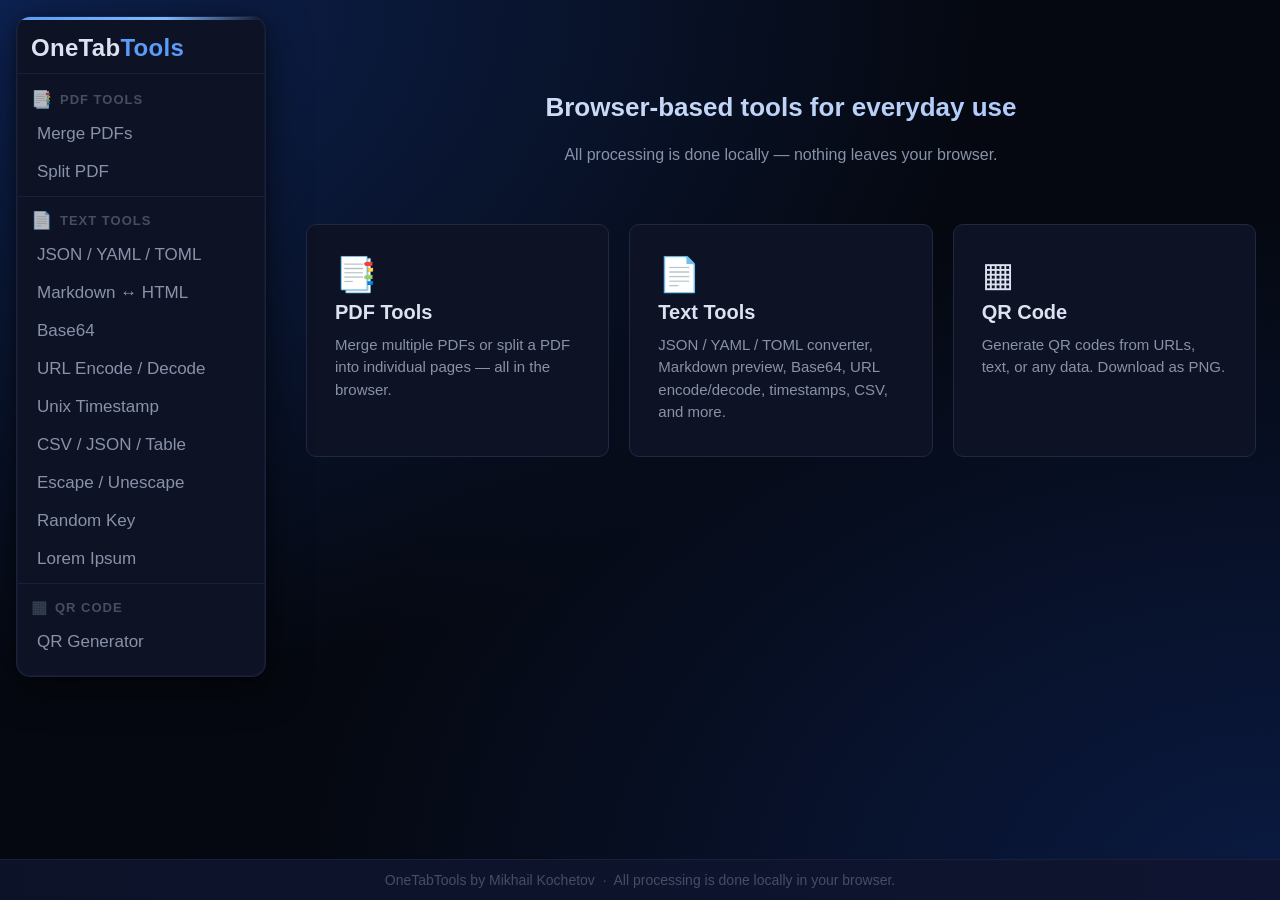
<file: index.html>
<!DOCTYPE html>
<html lang="en">
<head>
  <meta charset="UTF-8">
  <meta name="viewport" content="width=device-width, initial-scale=1.0">
  <meta name="base-href" content="./">
  <title>OneTabTools</title>
  <link rel="icon" type="image/svg+xml" href="src/favicon.svg">
  <link rel="stylesheet" href="style.css">
  <style>
    .landing-grid {
      display: grid;
      grid-template-columns: repeat(auto-fit, minmax(260px, 1fr));
      gap: 20px;
      margin-top: 40px;
    }
    .tool-card {
      background: var(--surface);
      border: 1px solid var(--border2);
      border-radius: 10px;
      padding: 32px 28px;
      text-decoration: none;
      color: var(--text);
      display: flex;
      flex-direction: column;
      gap: 10px;
      position: relative;
      overflow: hidden;
      transition: border-color .2s, background .2s, box-shadow .2s, transform .2s;
    }
    .tool-card::before {
      content: '';
      position: absolute;
      top: 0; left: 0; right: 0;
      height: 2px;
      background: linear-gradient(90deg, transparent 0%, var(--accent) 50%, transparent 100%);
      opacity: 0;
      transition: opacity .2s;
    }
    .tool-card:hover {
      border-color: rgba(90, 156, 248, 0.4);
      background: var(--surface2);
      box-shadow: 0 8px 32px rgba(90, 156, 248, 0.1), 0 2px 8px rgba(0,0,0,0.4);
      transform: translateY(-3px);
    }
    .tool-card:hover::before { opacity: 1; }
    .tool-card .card-icon { font-size: 34px; line-height: 1; }
    .tool-card .card-title { font-size: 20px; font-weight: bold; color: var(--text); }
    .tool-card .card-desc { font-size: 15px; color: var(--text-dim); line-height: 1.5; }
    .landing-intro {
      text-align: center;
      padding: 60px 20px 0;
      color: var(--text-dim);
      font-size: 16px;
      line-height: 1.8;
    }
    .landing-intro strong {
      display: block;
      font-size: 26px;
      font-weight: bold;
      margin-bottom: 10px;
      background: linear-gradient(90deg, #dde2f0 0%, #a0c4ff 100%);
      -webkit-background-clip: text;
      -webkit-text-fill-color: transparent;
      background-clip: text;
    }
  </style>
</head>
<body data-page="">

<div class="app-shell">
  <aside class="sidebar" id="sidebar"></aside>
  <div class="sidebar-overlay" id="sidebar-overlay"></div>
  <div class="page-wrap">
    <div class="topbar">
      <button class="hamburger" id="hamburger" aria-label="Open navigation">&#9776;</button>
      <span class="topbar-title">OneTabTools</span>
    </div>
    <main>
      <div class="landing-intro">
        <strong>Browser-based tools for everyday use</strong>
        All processing is done locally — nothing leaves your browser.
      </div>

      <div class="landing-grid">
        <a class="tool-card" href="pdf/merge/">
          <div class="card-icon">&#128209;</div>
          <div class="card-title">PDF Tools</div>
          <div class="card-desc">Merge multiple PDFs or split a PDF into individual pages — all in the browser.</div>
        </a>
        <a class="tool-card" href="text/json-yaml-toml/">
          <div class="card-icon">&#128196;</div>
          <div class="card-title">Text Tools</div>
          <div class="card-desc">JSON / YAML / TOML converter, Markdown preview, Base64, URL encode/decode, timestamps, CSV, and more.</div>
        </a>
        <a class="tool-card" href="qr/">
          <div class="card-icon">&#9638;</div>
          <div class="card-title">QR Code</div>
          <div class="card-desc">Generate QR codes from URLs, text, or any data. Download as PNG.</div>
        </a>
      </div>
    </main>
    <footer>OneTabTools by Mikhail Kochetov &nbsp;·&nbsp; All processing is done locally in your browser.</footer>
  </div>
</div>

<script src="src/nav.js"></script>

</body>
</html>
</file>
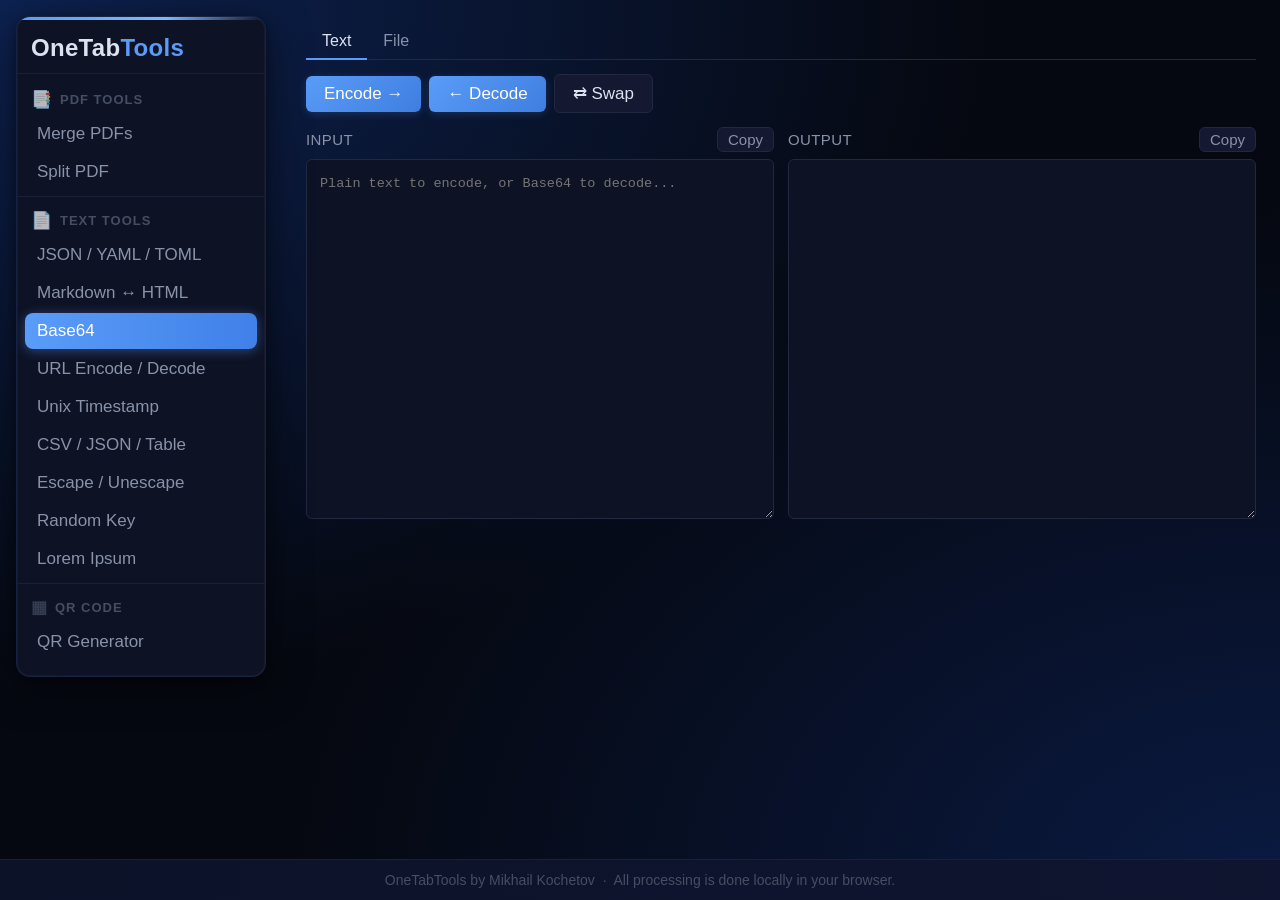
<file: text/base64/index.html>
<!DOCTYPE html>
<html lang="en">
<head>
  <meta charset="UTF-8">
  <meta name="viewport" content="width=device-width, initial-scale=1.0">
  <meta name="base-href" content="../../">
  <title>Base64 — OneTabTools</title>
  <link rel="icon" type="image/svg+xml" href="../../src/favicon.svg">
  <link rel="stylesheet" href="../../style.css">
</head>
<body data-page="text-base64">

<div class="app-shell">
  <aside class="sidebar" id="sidebar"></aside>
  <div class="sidebar-overlay" id="sidebar-overlay"></div>
  <div class="page-wrap">
    <div class="topbar">
      <button class="hamburger" id="hamburger" aria-label="Open navigation">&#9776;</button>
      <span class="topbar-title">Base64</span>
    </div>
    <main>
      <div class="tab-bar">
        <button class="tab-btn active" data-tab="b64-text">Text</button>
        <button class="tab-btn" data-tab="b64-file">File</button>
      </div>

      <!-- Text tab -->
      <div id="b64-text" class="tab-pane active">
        <div class="controls">
          <button id="b64-enc-btn">Encode →</button>
          <button id="b64-dec-btn">← Decode</button>
          <button class="ghost" id="b64-swap-btn">⇄ Swap</button>
        </div>
        <div class="panels">
          <div class="panel">
            <div class="panel-head">Input <button class="mini" id="b64-in-copy">Copy</button></div>
            <textarea id="b64-in" placeholder="Plain text to encode, or Base64 to decode..."></textarea>
          </div>
          <div class="panel">
            <div class="panel-head">Output <button class="mini" id="b64-copy">Copy</button></div>
            <textarea id="b64-out" readonly></textarea>
          </div>
        </div>
        <div class="err" id="b64-err"></div>
      </div>

      <!-- File tab -->
      <div id="b64-file" class="tab-pane">
        <div class="panels">
          <div class="panel">
            <div class="file-card">
              <div class="file-card-title">File → Base64</div>
              <label class="drop-zone" id="drop-zone">
                <input type="file" id="file-in">
                <div>Drop a file here or <strong>click to browse</strong></div>
                <div class="dz-hint" id="file-name">No file selected</div>
              </label>
              <div class="controls" style="flex-wrap:nowrap">
                <button id="file-enc-btn">Encode to Base64</button>
              </div>
            </div>
          </div>
          <div class="panel">
            <div class="file-card" style="flex:1">
              <div class="file-card-title">Base64 → File</div>
              <textarea id="b64-file-area" placeholder="Paste Base64 here, then click Decode..." style="min-height:140px;flex:1"></textarea>
              <div class="controls">
                <button id="file-dec-btn">Decode &amp; Download</button>
              </div>
              <div class="err" id="b64f-err"></div>
            </div>
          </div>
        </div>
        <div class="panel">
          <div class="panel-head">Base64 Output <button class="mini" id="b64f-copy">Copy</button></div>
          <textarea id="b64f-out" readonly placeholder="Base64 result..."></textarea>
        </div>
      </div>
    </main>
    <footer>OneTabTools by Mikhail Kochetov &nbsp;·&nbsp; All processing is done locally in your browser.</footer>
  </div>
</div>

<script src="../../src/nav.js"></script>
<script>
function showErr(id, msg) { const el = document.getElementById(id); el.textContent = msg; el.classList.add('on'); }
function hideErr(id) { const el = document.getElementById(id); el.textContent = ''; el.classList.remove('on'); }
function copyBtn(btnId, taId) {
  document.getElementById(btnId).addEventListener('click', () => {
    const ta = document.getElementById(taId);
    if (!ta || !ta.value) return;
    navigator.clipboard.writeText(ta.value).then(() => {
      const btn = document.getElementById(btnId);
      const orig = btn.textContent; btn.textContent = 'Copied!'; btn.classList.add('ok');
      setTimeout(() => { btn.textContent = orig; btn.classList.remove('ok'); }, 1500);
    });
  });
}

// Tab switching
document.querySelectorAll('.tab-btn[data-tab]').forEach(btn => {
  btn.addEventListener('click', () => {
    document.querySelectorAll('.tab-btn').forEach(b => b.classList.remove('active'));
    document.querySelectorAll('.tab-pane').forEach(p => p.classList.remove('active'));
    btn.classList.add('active');
    document.getElementById(btn.dataset.tab).classList.add('active');
  });
});

// Text encode/decode
document.getElementById('b64-enc-btn').addEventListener('click', () => {
  hideErr('b64-err');
  const v = document.getElementById('b64-in').value;
  try { document.getElementById('b64-out').value = btoa(unescape(encodeURIComponent(v))); }
  catch (e) { showErr('b64-err', e.message); }
});
document.getElementById('b64-dec-btn').addEventListener('click', () => {
  hideErr('b64-err');
  const v = document.getElementById('b64-in').value.trim();
  try { document.getElementById('b64-out').value = decodeURIComponent(escape(atob(v))); }
  catch (e) { showErr('b64-err', 'Invalid Base64: ' + e.message); }
});
document.getElementById('b64-swap-btn').addEventListener('click', () => {
  const a = document.getElementById('b64-in');
  const b = document.getElementById('b64-out');
  if (b.value) { a.value = b.value; b.value = ''; }
});
copyBtn('b64-copy', 'b64-out');
copyBtn('b64-in-copy', 'b64-in');

// File encode/decode
let _selectedFile = null;
const dropZone = document.getElementById('drop-zone');
const fileIn   = document.getElementById('file-in');

fileIn.addEventListener('change', e => {
  _selectedFile = e.target.files[0];
  if (_selectedFile) updateFileName(_selectedFile);
});
dropZone.addEventListener('dragover', e => { e.preventDefault(); dropZone.classList.add('over'); });
dropZone.addEventListener('dragleave', () => dropZone.classList.remove('over'));
dropZone.addEventListener('drop', e => {
  e.preventDefault(); dropZone.classList.remove('over');
  const f = e.dataTransfer.files[0];
  if (f) { _selectedFile = f; updateFileName(f); }
});
function updateFileName(f) {
  const sz = f.size < 1024 ? f.size + ' B'
           : f.size < 1048576 ? (f.size/1024).toFixed(1) + ' KB'
           : (f.size/1048576).toFixed(1) + ' MB';
  document.getElementById('file-name').textContent = f.name + ' · ' + sz;
}
document.getElementById('file-enc-btn').addEventListener('click', () => {
  hideErr('b64f-err');
  if (!_selectedFile) { showErr('b64f-err', 'Select a file first.'); return; }
  const reader = new FileReader();
  reader.onload = () => { document.getElementById('b64f-out').value = reader.result.split(',')[1]; };
  reader.readAsDataURL(_selectedFile);
});
document.getElementById('file-dec-btn').addEventListener('click', () => {
  hideErr('b64f-err');
  const b64 = document.getElementById('b64-file-area').value.trim();
  if (!b64) { showErr('b64f-err', 'Paste Base64 data above first.'); return; }
  try {
    const bin = atob(b64);
    const arr = new Uint8Array(bin.length);
    for (let i = 0; i < bin.length; i++) arr[i] = bin.charCodeAt(i);
    const blob = new Blob([arr]);
    const url  = URL.createObjectURL(blob);
    const a    = document.createElement('a');
    a.href = url; a.download = 'decoded_file'; a.click();
    URL.revokeObjectURL(url);
  } catch (e) { showErr('b64f-err', 'Invalid Base64: ' + e.message); }
});
copyBtn('b64f-copy', 'b64f-out');
</script>

</body>
</html>
</file>
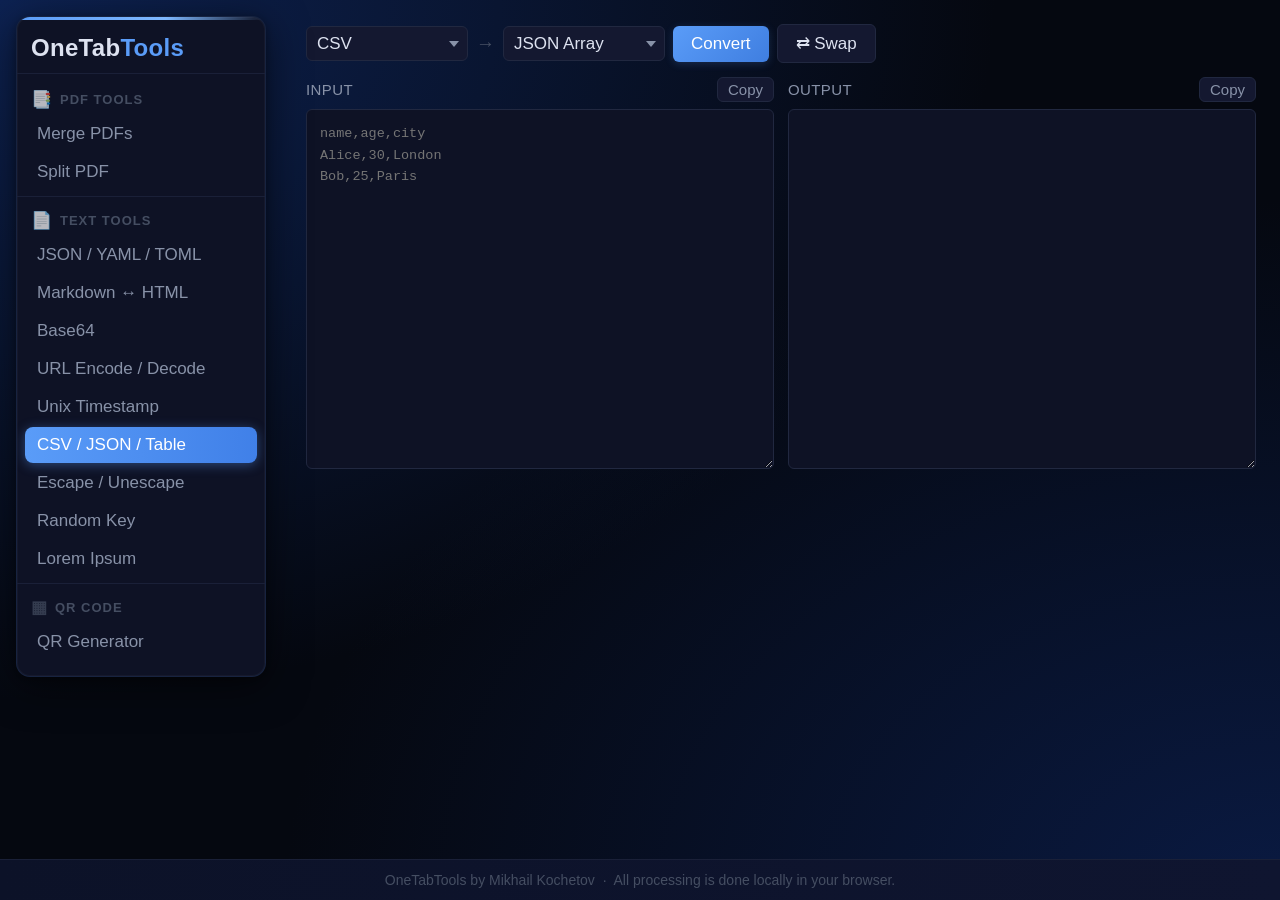
<file: text/csv/index.html>
<!DOCTYPE html>
<html lang="en">
<head>
  <meta charset="UTF-8">
  <meta name="viewport" content="width=device-width, initial-scale=1.0">
  <meta name="base-href" content="../../">
  <title>CSV / JSON / Table — OneTabTools</title>
  <link rel="icon" type="image/svg+xml" href="../../src/favicon.svg">
  <link rel="stylesheet" href="../../style.css">
</head>
<body data-page="text-csv">

<div class="app-shell">
  <aside class="sidebar" id="sidebar"></aside>
  <div class="sidebar-overlay" id="sidebar-overlay"></div>
  <div class="page-wrap">
    <div class="topbar">
      <button class="hamburger" id="hamburger" aria-label="Open navigation">&#9776;</button>
      <span class="topbar-title">CSV / JSON / Table</span>
    </div>
    <main>
      <div class="controls">
        <select class="fmt" id="csv-from">
          <option value="csv">CSV</option>
          <option value="json">JSON Array</option>
          <option value="md">Markdown Table</option>
        </select>
        <span class="arrow">→</span>
        <select class="fmt" id="csv-to">
          <option value="json">JSON Array</option>
          <option value="csv">CSV</option>
          <option value="md">Markdown Table</option>
        </select>
        <button id="csv-convert-btn">Convert</button>
        <button class="ghost" id="csv-swap-btn">⇄ Swap</button>
      </div>
      <div class="panels">
        <div class="panel">
          <div class="panel-head">Input <button class="mini" id="csv-in-copy">Copy</button></div>
          <textarea id="csv-in" placeholder="name,age,city&#10;Alice,30,London&#10;Bob,25,Paris"></textarea>
        </div>
        <div class="panel">
          <div class="panel-head">Output <button class="mini" id="csv-copy">Copy</button></div>
          <textarea id="csv-out" readonly></textarea>
        </div>
      </div>
      <div class="err" id="csv-err"></div>
    </main>
    <footer>OneTabTools by Mikhail Kochetov &nbsp;·&nbsp; All processing is done locally in your browser.</footer>
  </div>
</div>

<script src="../../src/nav.js"></script>
<script>
function showErr(id, msg) { const el = document.getElementById(id); el.textContent = msg; el.classList.add('on'); }
function hideErr(id) { const el = document.getElementById(id); el.textContent = ''; el.classList.remove('on'); }
function copyBtn(btnId, taId) {
  document.getElementById(btnId).addEventListener('click', () => {
    const ta = document.getElementById(taId);
    if (!ta || !ta.value) return;
    navigator.clipboard.writeText(ta.value).then(() => {
      const btn = document.getElementById(btnId);
      const orig = btn.textContent; btn.textContent = 'Copied!'; btn.classList.add('ok');
      setTimeout(() => { btn.textContent = orig; btn.classList.remove('ok'); }, 1500);
    });
  });
}

function parseCSVRow(row) {
  const res = [];
  let cur = '', inQ = false;
  for (let i = 0; i < row.length; i++) {
    const c = row[i];
    if (c === '"' && !inQ) { inQ = true; }
    else if (c === '"' && inQ) { if (row[i+1]==='"') { cur+='"'; i++; } else inQ=false; }
    else if (c === ',' && !inQ) { res.push(cur); cur=''; }
    else cur += c;
  }
  res.push(cur);
  return res.map(v => v.trim());
}
function parseCSV(text) {
  const lines = text.trim().split('\n').filter(l => l.trim());
  if (!lines.length) throw new Error('Empty input');
  const headers = parseCSVRow(lines[0]);
  return lines.slice(1).filter(l => l.trim()).map(line => {
    const vals = parseCSVRow(line);
    const obj = {};
    headers.forEach((h, i) => obj[h] = vals[i] ?? '');
    return obj;
  });
}
function toCSV(rows) {
  if (!rows.length) return '';
  const headers = Object.keys(rows[0]);
  const esc = v => {
    const s = String(v ?? '');
    return (s.includes(',') || s.includes('"') || s.includes('\n'))
      ? `"${s.replace(/"/g,'""')}"` : s;
  };
  return [headers.join(','), ...rows.map(r => headers.map(h => esc(r[h])).join(','))].join('\n');
}
function toMDTable(rows) {
  if (!rows.length) return '';
  const headers = Object.keys(rows[0]);
  return [
    '| ' + headers.join(' | ') + ' |',
    '| ' + headers.map(() => '---').join(' | ') + ' |',
    ...rows.map(r => '| ' + headers.map(h => String(r[h]??'').replace(/\|/g,'\\|')).join(' | ') + ' |')
  ].join('\n');
}
function parseMDTable(text) {
  const lines = text.trim().split('\n').filter(l => l.trim().startsWith('|'));
  if (lines.length < 3) throw new Error('Expected at least 3 rows (header, separator, data)');
  const row = l => l.replace(/^\||\|$/g,'').split('|').map(c => c.trim());
  const headers = row(lines[0]);
  return lines.slice(2).map(l => {
    const vals = row(l);
    const obj = {};
    headers.forEach((h, i) => obj[h] = vals[i] ?? '');
    return obj;
  });
}

document.getElementById('csv-convert-btn').addEventListener('click', () => {
  hideErr('csv-err');
  const from = document.getElementById('csv-from').value;
  const to   = document.getElementById('csv-to').value;
  const txt  = document.getElementById('csv-in').value.trim();
  if (!txt) return;
  try {
    let rows;
    if (from === 'csv')  rows = parseCSV(txt);
    else if (from === 'json') { rows = JSON.parse(txt); if (!Array.isArray(rows)) throw new Error('Expected a JSON array of objects'); }
    else if (from === 'md')  rows = parseMDTable(txt);

    let out;
    if (to === 'csv')       out = toCSV(rows);
    else if (to === 'json') out = JSON.stringify(rows, null, 2);
    else if (to === 'md')   out = toMDTable(rows);

    document.getElementById('csv-out').value = out;
  } catch (e) { showErr('csv-err', e.message); }
});

document.getElementById('csv-swap-btn').addEventListener('click', () => {
  const f = document.getElementById('csv-from');
  const t = document.getElementById('csv-to');
  const i = document.getElementById('csv-in');
  const o = document.getElementById('csv-out');
  [f.value, t.value] = [t.value, f.value];
  if (o.value) { i.value = o.value; o.value = ''; }
});

document.getElementById('csv-in').addEventListener('keydown', e => {
  if (e.ctrlKey && e.key === 'Enter') document.getElementById('csv-convert-btn').click();
});

copyBtn('csv-copy', 'csv-out');
copyBtn('csv-in-copy', 'csv-in');
</script>

</body>
</html>
</file>
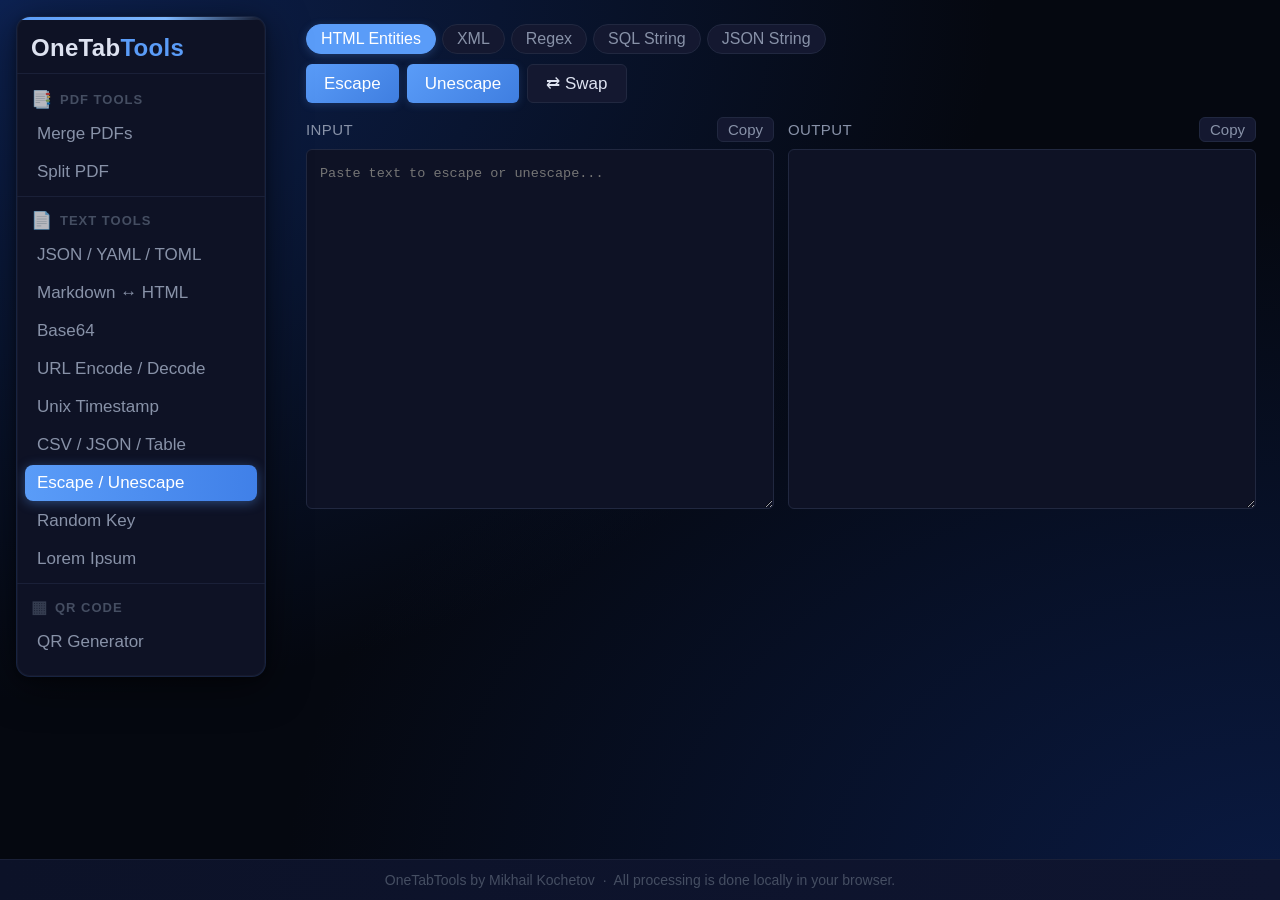
<file: text/escape/index.html>
<!DOCTYPE html>
<html lang="en">
<head>
  <meta charset="UTF-8">
  <meta name="viewport" content="width=device-width, initial-scale=1.0">
  <meta name="base-href" content="../../">
  <title>Escape / Unescape — OneTabTools</title>
  <link rel="icon" type="image/svg+xml" href="../../src/favicon.svg">
  <link rel="stylesheet" href="../../style.css">
</head>
<body data-page="text-escape">

<div class="app-shell">
  <aside class="sidebar" id="sidebar"></aside>
  <div class="sidebar-overlay" id="sidebar-overlay"></div>
  <div class="page-wrap">
    <div class="topbar">
      <button class="hamburger" id="hamburger" aria-label="Open navigation">&#9776;</button>
      <span class="topbar-title">Escape / Unescape</span>
    </div>
    <main>
      <div class="controls" style="flex-direction:column;align-items:flex-start;gap:10px">
        <div class="escape-types">
          <button class="esc-type-btn active" data-esc="html">HTML Entities</button>
          <button class="esc-type-btn" data-esc="xml">XML</button>
          <button class="esc-type-btn" data-esc="regex">Regex</button>
          <button class="esc-type-btn" data-esc="sql">SQL String</button>
          <button class="esc-type-btn" data-esc="json-str">JSON String</button>
        </div>
        <div style="display:flex;gap:8px;flex-wrap:wrap">
          <button id="esc-btn">Escape</button>
          <button id="unesc-btn">Unescape</button>
          <button class="ghost" id="esc-swap-btn">⇄ Swap</button>
        </div>
      </div>
      <div class="panels">
        <div class="panel">
          <div class="panel-head">Input <button class="mini" id="esc-in-copy">Copy</button></div>
          <textarea id="esc-in" placeholder="Paste text to escape or unescape..."></textarea>
        </div>
        <div class="panel">
          <div class="panel-head">Output <button class="mini" id="esc-copy">Copy</button></div>
          <textarea id="esc-out" readonly></textarea>
          <div class="err" id="esc-err"></div>
        </div>
      </div>
    </main>
    <footer>OneTabTools by Mikhail Kochetov &nbsp;·&nbsp; All processing is done locally in your browser.</footer>
  </div>
</div>

<script src="../../src/nav.js"></script>
<script>
function showErr(id, msg) { const el = document.getElementById(id); el.textContent = msg; el.classList.add('on'); }
function hideErr(id) { const el = document.getElementById(id); el.textContent = ''; el.classList.remove('on'); }
function copyBtn(btnId, taId) {
  document.getElementById(btnId).addEventListener('click', () => {
    const ta = document.getElementById(taId);
    if (!ta || !ta.value) return;
    navigator.clipboard.writeText(ta.value).then(() => {
      const btn = document.getElementById(btnId);
      const orig = btn.textContent; btn.textContent = 'Copied!'; btn.classList.add('ok');
      setTimeout(() => { btn.textContent = orig; btn.classList.remove('ok'); }, 1500);
    });
  });
}

const ESCAPERS = {
  html: {
    escape:   s => s.replace(/&/g,'&amp;').replace(/</g,'&lt;').replace(/>/g,'&gt;').replace(/"/g,'&quot;').replace(/'/g,'&#39;'),
    unescape: s => s.replace(/&#(\d+);/g, (_,n)=>String.fromCharCode(+n))
                    .replace(/&#x([0-9a-f]+);/gi, (_,h)=>String.fromCharCode(parseInt(h,16)))
                    .replace(/&amp;/g,'&').replace(/&lt;/g,'<').replace(/&gt;/g,'>').replace(/&quot;/g,'"').replace(/&#39;/g,"'").replace(/&apos;/g,"'")
  },
  xml: {
    escape:   s => s.replace(/&/g,'&amp;').replace(/</g,'&lt;').replace(/>/g,'&gt;').replace(/"/g,'&quot;').replace(/'/g,'&apos;'),
    unescape: s => s.replace(/&amp;/g,'&').replace(/&lt;/g,'<').replace(/&gt;/g,'>').replace(/&quot;/g,'"').replace(/&apos;/g,"'")
  },
  regex: {
    escape:   s => s.replace(/[.*+?^${}()|[\]\\]/g, '\\$&'),
    unescape: s => s.replace(/\\([.*+?^${}()|[\]\\])/g, '$1')
  },
  sql: {
    escape:   s => s.replace(/\\/g, '\\\\').replace(/'/g, "\\'"),
    unescape: s => s.replace(/\\'/g, "'").replace(/\\\\/g, '\\')
  },
  'json-str': {
    escape:   s => JSON.stringify(s).slice(1, -1),
    unescape: s => { try { return JSON.parse('"' + s + '"'); } catch (e) { throw new Error('Invalid JSON string escape: ' + e.message); } }
  }
};

let _escType = 'html';
document.querySelectorAll('.esc-type-btn').forEach(btn => {
  btn.addEventListener('click', () => {
    document.querySelectorAll('.esc-type-btn').forEach(b => b.classList.remove('active'));
    btn.classList.add('active');
    _escType = btn.dataset.esc;
  });
});

document.getElementById('esc-btn').addEventListener('click', () => {
  hideErr('esc-err');
  const v = document.getElementById('esc-in').value;
  try { document.getElementById('esc-out').value = ESCAPERS[_escType].escape(v); }
  catch (e) { showErr('esc-err', e.message); }
});
document.getElementById('unesc-btn').addEventListener('click', () => {
  hideErr('esc-err');
  const v = document.getElementById('esc-in').value;
  try { document.getElementById('esc-out').value = ESCAPERS[_escType].unescape(v); }
  catch (e) { showErr('esc-err', e.message); }
});
document.getElementById('esc-swap-btn').addEventListener('click', () => {
  const a = document.getElementById('esc-in');
  const b = document.getElementById('esc-out');
  if (b.value) { a.value = b.value; b.value = ''; }
});

copyBtn('esc-copy', 'esc-out');
copyBtn('esc-in-copy', 'esc-in');
</script>

</body>
</html>
</file>
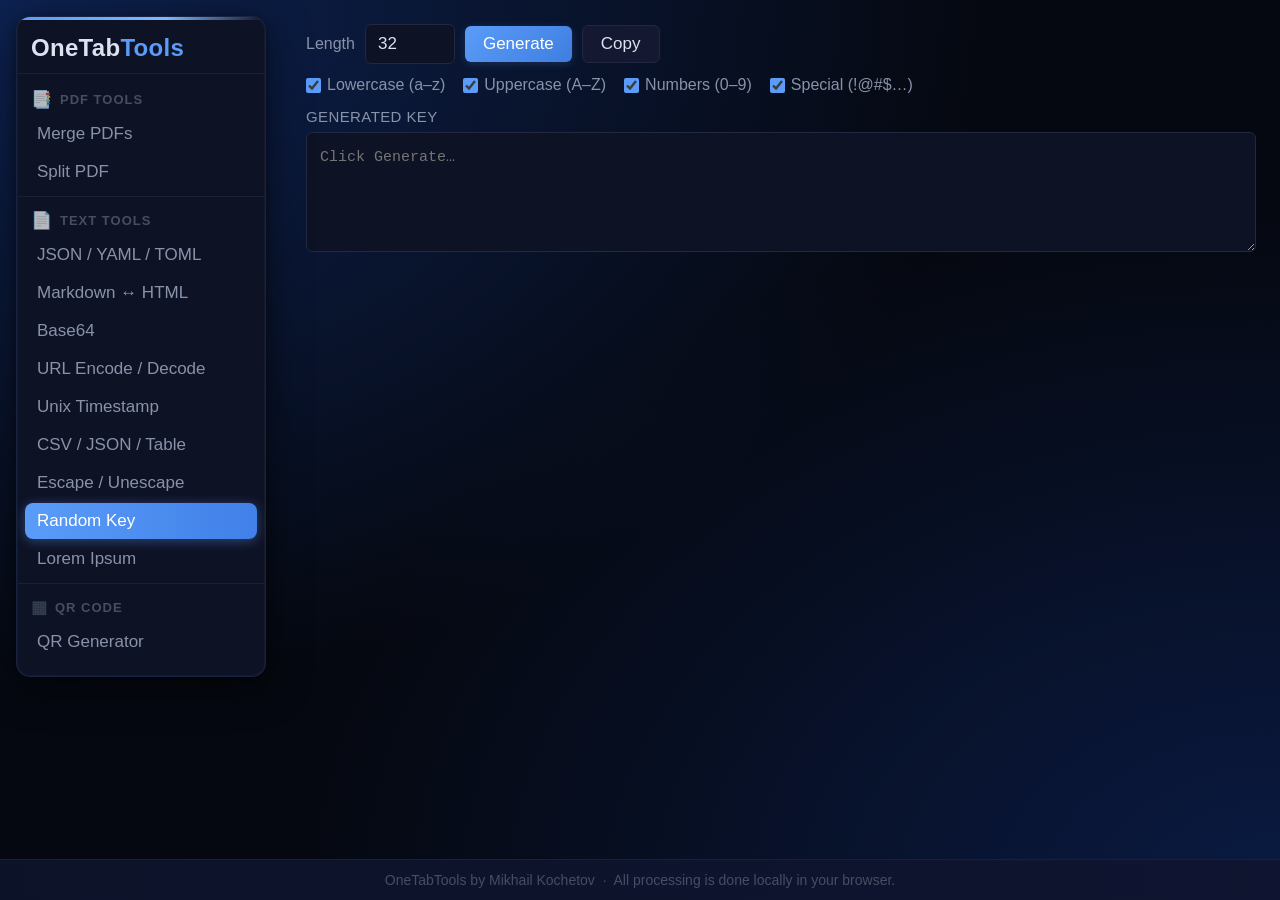
<file: text/keygen/index.html>
<!DOCTYPE html>
<html lang="en">
<head>
  <meta charset="UTF-8">
  <meta name="viewport" content="width=device-width, initial-scale=1.0">
  <meta name="base-href" content="../../">
  <title>Random Key — OneTabTools</title>
  <link rel="icon" type="image/svg+xml" href="../../src/favicon.svg">
  <link rel="stylesheet" href="../../style.css">
</head>
<body data-page="text-keygen">

<div class="app-shell">
  <aside class="sidebar" id="sidebar"></aside>
  <div class="sidebar-overlay" id="sidebar-overlay"></div>
  <div class="page-wrap">
    <div class="topbar">
      <button class="hamburger" id="hamburger" aria-label="Open navigation">&#9776;</button>
      <span class="topbar-title">Random Key Generator</span>
    </div>
    <main>
      <div class="controls" style="flex-direction:column;align-items:flex-start;gap:12px">
        <div style="display:flex;align-items:center;gap:10px;flex-wrap:wrap">
          <label style="font-size:16px;color:var(--text-dim)">Length</label>
          <input type="number" id="kg-length" value="32" min="1" max="4096" style="width:90px">
          <button id="kg-gen-btn">Generate</button>
          <button class="ghost" id="kg-copy-btn">Copy</button>
        </div>
        <div style="display:flex;gap:18px;flex-wrap:wrap">
          <label class="kg-cb"><input type="checkbox" id="kg-lower" checked> Lowercase (a–z)</label>
          <label class="kg-cb"><input type="checkbox" id="kg-upper" checked> Uppercase (A–Z)</label>
          <label class="kg-cb"><input type="checkbox" id="kg-digits" checked> Numbers (0–9)</label>
          <label class="kg-cb"><input type="checkbox" id="kg-special" checked> Special (!@#$…)</label>
        </div>
      </div>
      <div class="panel">
        <div class="panel-head">
          Generated Key
          <span id="kg-len-info" style="color:var(--text-muted);font-size:13px"></span>
        </div>
        <textarea id="kg-out" readonly placeholder="Click Generate…" style="min-height:120px;font-size:15px;word-break:break-all"></textarea>
      </div>
      <div class="err" id="kg-err"></div>
    </main>
    <footer>OneTabTools by Mikhail Kochetov &nbsp;·&nbsp; All processing is done locally in your browser.</footer>
  </div>
</div>

<script src="../../src/nav.js"></script>
<script>
(function () {
  function showErr(id, msg) { const el = document.getElementById(id); el.textContent = msg; el.classList.add('on'); }
  function hideErr(id) { const el = document.getElementById(id); el.textContent = ''; el.classList.remove('on'); }

  const LOWER   = 'abcdefghijklmnopqrstuvwxyz';
  const UPPER   = 'ABCDEFGHIJKLMNOPQRSTUVWXYZ';
  const DIGITS  = '0123456789';
  const SPECIAL = '!@#$%^&*()-_=+[]{}|;:,.<>?';

  const lenEl     = document.getElementById('kg-length');
  const outEl     = document.getElementById('kg-out');
  const infoEl    = document.getElementById('kg-len-info');
  const genBtn    = document.getElementById('kg-gen-btn');
  const copyBtnEl = document.getElementById('kg-copy-btn');

  function generate() {
    hideErr('kg-err');
    const len = parseInt(lenEl.value, 10);
    if (!len || len < 1 || len > 4096) { showErr('kg-err', 'Length must be between 1 and 4096.'); return; }

    let charset = '';
    if (document.getElementById('kg-lower').checked)   charset += LOWER;
    if (document.getElementById('kg-upper').checked)   charset += UPPER;
    if (document.getElementById('kg-digits').checked)  charset += DIGITS;
    if (document.getElementById('kg-special').checked) charset += SPECIAL;

    if (!charset) { showErr('kg-err', 'Select at least one character type.'); return; }

    const arr = new Uint32Array(len);
    crypto.getRandomValues(arr);
    outEl.value = Array.from(arr, n => charset[n % charset.length]).join('');
    infoEl.textContent = len + ' characters';
  }

  genBtn.addEventListener('click', generate);

  copyBtnEl.addEventListener('click', function () {
    if (!outEl.value) return;
    navigator.clipboard.writeText(outEl.value).then(function () {
      const orig = copyBtnEl.textContent;
      copyBtnEl.textContent = 'Copied!';
      copyBtnEl.classList.add('ok');
      setTimeout(function () { copyBtnEl.textContent = orig; copyBtnEl.classList.remove('ok'); }, 1500);
    });
  });
})();
</script>

</body>
</html>
</file>
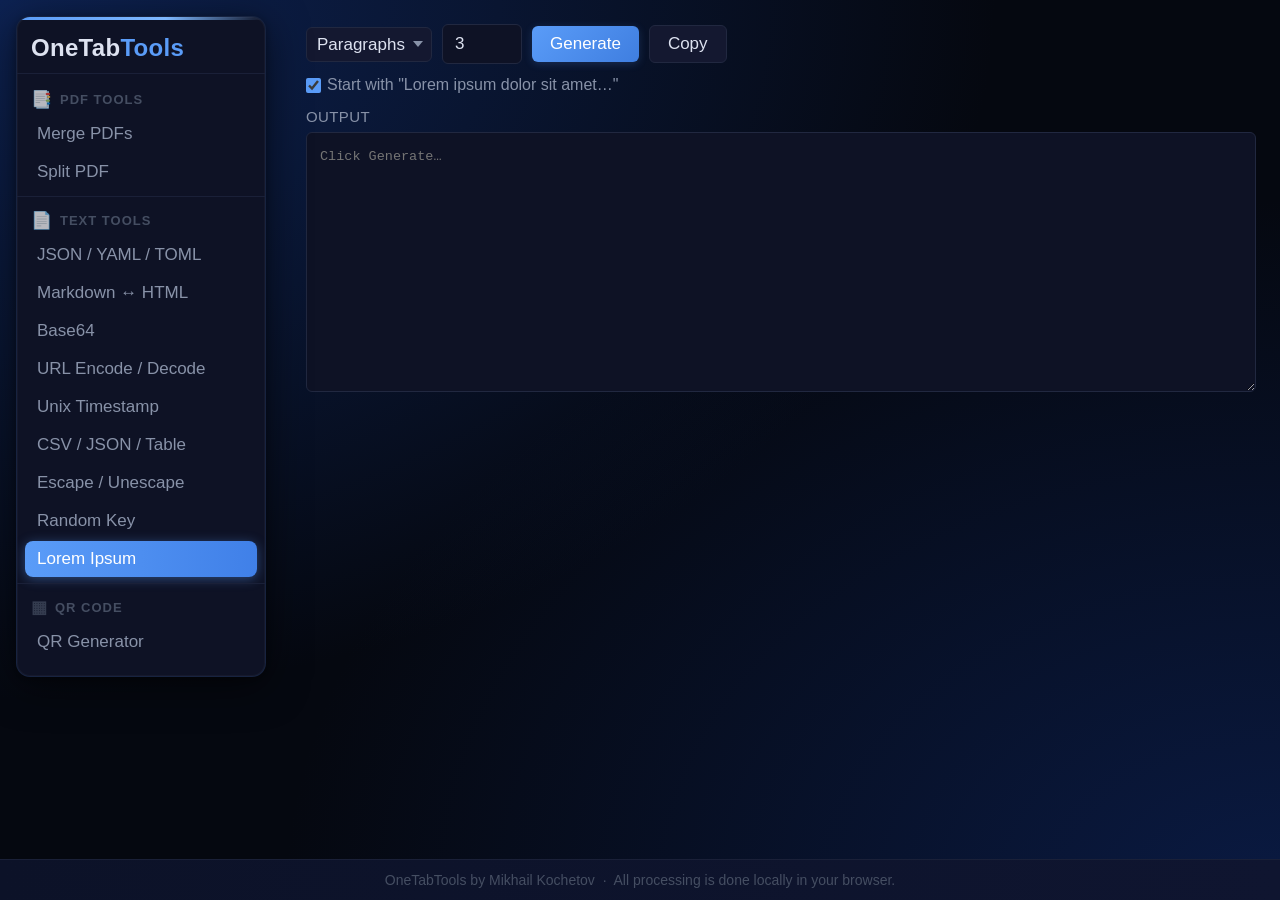
<file: text/lorem-ipsum/index.html>
<!DOCTYPE html>
<html lang="en">
<head>
  <meta charset="UTF-8">
  <meta name="viewport" content="width=device-width, initial-scale=1.0">
  <meta name="base-href" content="../../">
  <title>Lorem Ipsum — OneTabTools</title>
  <link rel="icon" type="image/svg+xml" href="../../src/favicon.svg">
  <link rel="stylesheet" href="../../style.css">
</head>
<body data-page="text-lorem-ipsum">

<div class="app-shell">
  <aside class="sidebar" id="sidebar"></aside>
  <div class="sidebar-overlay" id="sidebar-overlay"></div>
  <div class="page-wrap">
    <div class="topbar">
      <button class="hamburger" id="hamburger" aria-label="Open navigation">&#9776;</button>
      <span class="topbar-title">Lorem Ipsum Generator</span>
    </div>
    <main>
      <div class="controls" style="flex-direction:column;align-items:flex-start;gap:12px">
        <div style="display:flex;align-items:center;gap:10px;flex-wrap:wrap">
          <select class="fmt" id="ls-unit">
            <option value="paragraphs">Paragraphs</option>
            <option value="sentences">Sentences</option>
            <option value="words">Words</option>
          </select>
          <input type="number" id="ls-count" value="3" min="1" max="200" style="width:80px">
          <button id="ls-gen-btn">Generate</button>
          <button class="ghost" id="ls-copy-btn">Copy</button>
        </div>
        <label class="kg-cb"><input type="checkbox" id="ls-classic" checked> Start with "Lorem ipsum dolor sit amet…"</label>
      </div>
      <div class="panel">
        <div class="panel-head">
          Output
          <span id="ls-info" style="color:var(--text-muted);font-size:13px"></span>
        </div>
        <textarea id="ls-out" readonly placeholder="Click Generate…" style="min-height:260px"></textarea>
      </div>
    </main>
    <footer>OneTabTools by Mikhail Kochetov &nbsp;·&nbsp; All processing is done locally in your browser.</footer>
  </div>
</div>

<script src="../../src/nav.js"></script>
<script>
(function () {
  const WORDS = [
    'lorem','ipsum','dolor','sit','amet','consectetur','adipiscing','elit',
    'sed','do','eiusmod','tempor','incididunt','ut','labore','et','dolore',
    'magna','aliqua','enim','ad','minim','veniam','quis','nostrud','exercitation',
    'ullamco','laboris','nisi','aliquip','ex','ea','commodo','consequat','duis',
    'aute','irure','in','reprehenderit','voluptate','velit','esse','cillum',
    'fugiat','nulla','pariatur','excepteur','sint','occaecat','cupidatat','non',
    'proident','sunt','culpa','qui','officia','deserunt','mollit','anim','id',
    'est','laborum','pellentesque','habitant','morbi','tristique','senectus',
    'netus','malesuada','fames','turpis','egestas','pretium','aenean','pharetra',
    'magna','ac','placerat','vestibulum','lectus','mauris','ultrices','eros',
    'purus','faucibus','ornare','suspendisse','sed','nisi','lacus','volutpat',
    'maecenas','volutpat','blandit','aliquam','etiam','erat','velit','scelerisque',
    'semper','auctor','neque','vitae','tempus','quam','pellentesque','nec','nam',
    'aliquam','donec','adipiscing','tristique','risus','nec','feugiat','nisl',
    'pretium','fusce','id','velit','rutrum','tellus','elementum','sagittis',
    'vivamus','at','augue','eget','arcu','dictum','varius','duis','ultricies',
    'lacus','sed','turpis','tincidunt','id','aliquet','risus','feugiat',
    'bibendum','arcu','non','odio','euismod','lacinia','at','quis','risus',
    'cras','adipiscing','enim','eu','turpis','egestas','pretium','aenean'
  ];
  const CLASSIC = 'Lorem ipsum dolor sit amet, consectetur adipiscing elit, sed do eiusmod tempor incididunt ut labore et dolore magna aliqua.';

  function rnd(min, max) { return min + Math.floor(Math.random() * (max - min + 1)); }
  function randomWord() { return WORDS[Math.floor(Math.random() * WORDS.length)]; }
  function makeSentence(forceClassic) {
    if (forceClassic) return CLASSIC;
    const words = [];
    for (let i = 0; i < rnd(6, 14); i++) words.push(randomWord());
    words[0] = words[0].charAt(0).toUpperCase() + words[0].slice(1);
    return words.join(' ') + '.';
  }
  function makeParagraph(firstParagraph, classic) {
    const sentences = [];
    for (let i = 0; i < rnd(4, 8); i++) sentences.push(makeSentence(i === 0 && firstParagraph && classic));
    return sentences.join(' ');
  }

  function generate() {
    const unit    = document.getElementById('ls-unit').value;
    const count   = parseInt(document.getElementById('ls-count').value, 10);
    const classic = document.getElementById('ls-classic').checked;
    const out     = document.getElementById('ls-out');
    const info    = document.getElementById('ls-info');
    if (!count || count < 1) return;
    let result = '';

    if (unit === 'paragraphs') {
      const paras = [];
      for (let i = 0; i < count; i++) paras.push(makeParagraph(i === 0, classic));
      result = paras.join('\n\n');
      info.textContent = count + ' paragraph' + (count > 1 ? 's' : '');
    } else if (unit === 'sentences') {
      const sents = [];
      for (let i = 0; i < count; i++) sents.push(makeSentence(i === 0 && classic));
      result = sents.join(' ');
      info.textContent = count + ' sentence' + (count > 1 ? 's' : '');
    } else {
      const words = [];
      if (classic) {
        const cw = CLASSIC.replace(/[^a-zA-Z ]/g, '').toLowerCase().split(' ');
        for (let i = 0; i < Math.min(count, cw.length); i++) words.push(cw[i]);
      }
      while (words.length < count) words.push(randomWord());
      words[0] = words[0].charAt(0).toUpperCase() + words[0].slice(1);
      result = words.join(' ');
      info.textContent = count + ' word' + (count > 1 ? 's' : '');
    }
    out.value = result;
  }

  document.getElementById('ls-gen-btn').addEventListener('click', generate);

  document.getElementById('ls-copy-btn').addEventListener('click', function () {
    const out = document.getElementById('ls-out');
    if (!out.value) return;
    navigator.clipboard.writeText(out.value).then(function () {
      const btn = document.getElementById('ls-copy-btn');
      const orig = btn.textContent;
      btn.textContent = 'Copied!';
      btn.classList.add('ok');
      setTimeout(function () { btn.textContent = orig; btn.classList.remove('ok'); }, 1500);
    });
  });
})();
</script>

</body>
</html>
</file>
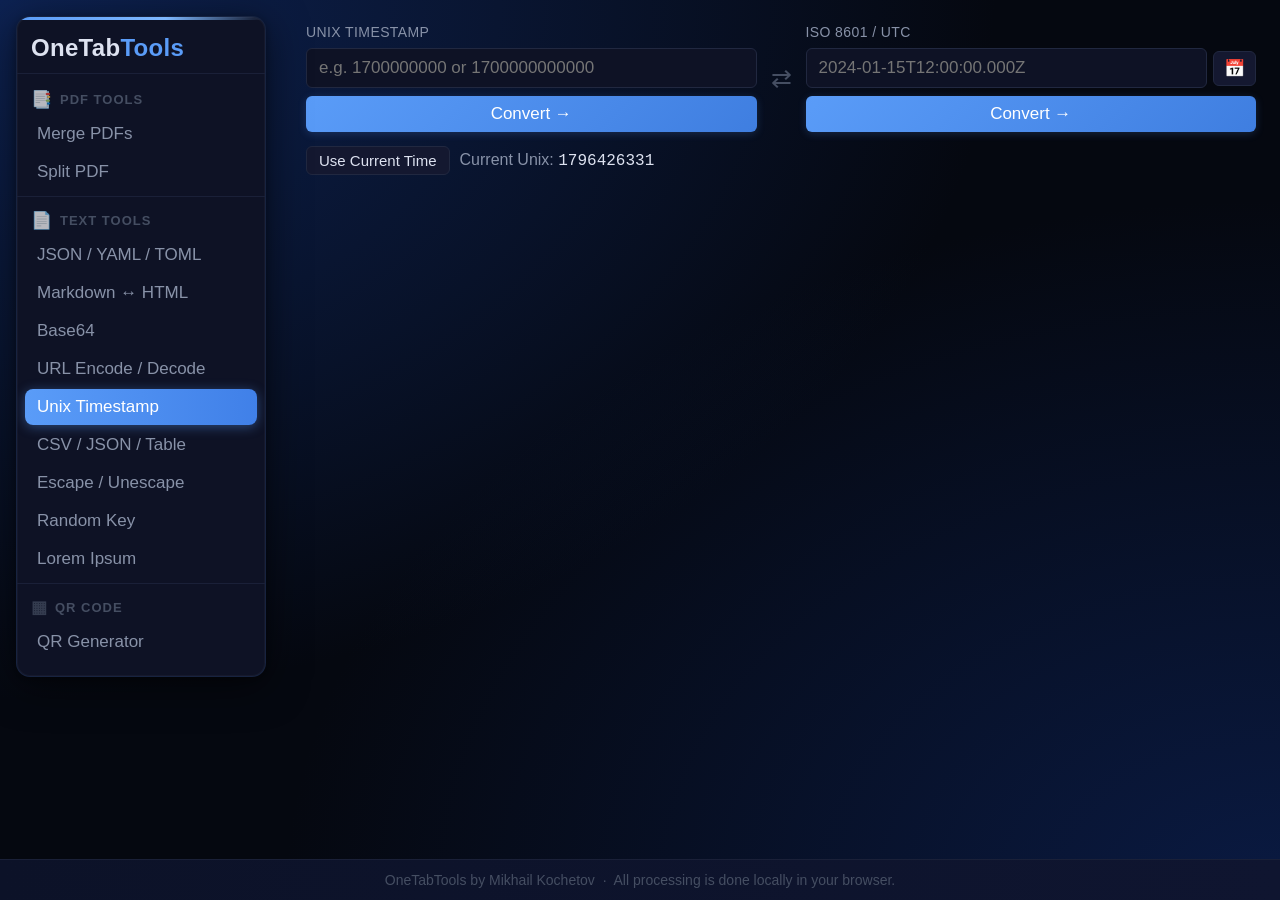
<file: text/timestamp/index.html>
<!DOCTYPE html>
<html lang="en">
<head>
  <meta charset="UTF-8">
  <meta name="viewport" content="width=device-width, initial-scale=1.0">
  <meta name="base-href" content="../../">
  <title>Unix Timestamp — OneTabTools</title>
  <link rel="icon" type="image/svg+xml" href="../../src/favicon.svg">
  <link rel="stylesheet" href="../../style.css">
</head>
<body data-page="text-timestamp">

<div class="app-shell">
  <aside class="sidebar" id="sidebar"></aside>
  <div class="sidebar-overlay" id="sidebar-overlay"></div>
  <div class="page-wrap">
    <div class="topbar">
      <button class="hamburger" id="hamburger" aria-label="Open navigation">&#9776;</button>
      <span class="topbar-title">Unix Timestamp</span>
    </div>
    <main>
      <div class="ts-grid">
        <div class="ts-col">
          <div class="ts-label">Unix Timestamp</div>
          <input type="text" id="ts-unix" placeholder="e.g. 1700000000 or 1700000000000">
          <button id="ts-unix-btn">Convert →</button>
        </div>
        <div class="ts-mid">⇄</div>
        <div class="ts-col">
          <div class="ts-label">ISO 8601 / UTC</div>
          <div class="ts-human-row">
            <input type="text" id="ts-human" placeholder="2024-01-15T12:00:00.000Z">
            <button class="ghost ts-cal-btn" id="ts-cal-btn" title="Pick date &amp; time">&#128197;</button>
            <input type="datetime-local" id="ts-cal-picker" step="1" style="display:none">
          </div>
          <button id="ts-human-btn">Convert →</button>
        </div>
      </div>

      <div class="ts-result" id="ts-result" style="display:none">
        <div class="ts-row"><span class="ts-rl">Unix (seconds)</span><span class="ts-rv" id="ts-s">—</span></div>
        <div class="ts-row"><span class="ts-rl">Unix (milliseconds)</span><span class="ts-rv" id="ts-ms">—</span></div>
        <div class="ts-row"><span class="ts-rl">ISO 8601 (UTC)</span><span class="ts-rv" id="ts-iso">—</span></div>
        <div class="ts-row"><span class="ts-rl">Local time</span><span class="ts-rv" id="ts-local">—</span></div>
        <div class="ts-row"><span class="ts-rl">UTC time</span><span class="ts-rv" id="ts-utc">—</span></div>
        <div class="ts-row"><span class="ts-rl">Relative</span><span class="ts-rv" id="ts-rel">—</span></div>
      </div>

      <div class="ts-now">
        <button class="ghost" id="ts-now-btn" style="padding:5px 12px;font-size:15px">Use Current Time</button>
        <span>Current Unix: <span id="ts-now-val">—</span></span>
      </div>
      <div class="err" id="ts-err"></div>
    </main>
    <footer>OneTabTools by Mikhail Kochetov &nbsp;·&nbsp; All processing is done locally in your browser.</footer>
  </div>
</div>

<script src="../../src/nav.js"></script>
<script>
function showErr(id, msg) { const el = document.getElementById(id); el.textContent = msg; el.classList.add('on'); }
function hideErr(id) { const el = document.getElementById(id); el.textContent = ''; el.classList.remove('on'); }

function relTime(ms) {
  const d = Date.now() - ms, a = Math.abs(d), fut = d < 0;
  const s = Math.floor(a/1000), m = Math.floor(s/60), h = Math.floor(m/60),
        dy = Math.floor(h/24), yr = Math.floor(dy/365);
  const str = s < 60  ? `${s} second${s!==1?'s':''}` :
              m < 60  ? `${m} minute${m!==1?'s':''}` :
              h < 24  ? `${h} hour${h!==1?'s':''}` :
              dy < 365? `${dy} day${dy!==1?'s':''}` :
                        `${yr} year${yr!==1?'s':''}`;
  return fut ? `in ${str}` : `${str} ago`;
}

function tsDisplay(dt) {
  const ms = dt.getTime(), s = Math.floor(ms/1000);
  document.getElementById('ts-result').style.display = 'block';
  document.getElementById('ts-s').textContent    = s;
  document.getElementById('ts-ms').textContent   = ms;
  document.getElementById('ts-iso').textContent  = dt.toISOString();
  document.getElementById('ts-local').textContent = dt.toLocaleString('de-AT', { timeZone: 'Europe/Vienna' });
  document.getElementById('ts-utc').textContent  = dt.toUTCString();
  document.getElementById('ts-rel').textContent  = relTime(ms);
}

document.getElementById('ts-unix-btn').addEventListener('click', () => {
  hideErr('ts-err');
  let v = parseFloat(document.getElementById('ts-unix').value.trim());
  if (isNaN(v)) { showErr('ts-err', 'Enter a valid number.'); return; }
  if (v < 1e10) v *= 1000;
  const dt = new Date(v);
  document.getElementById('ts-human').value = dt.toISOString();
  tsDisplay(dt);
});

document.getElementById('ts-human-btn').addEventListener('click', () => {
  hideErr('ts-err');
  const v = document.getElementById('ts-human').value;
  if (!v) return;
  const dt = new Date(v);
  if (isNaN(dt.getTime())) { showErr('ts-err', 'Invalid date/time.'); return; }
  document.getElementById('ts-unix').value = Math.floor(dt.getTime()/1000);
  tsDisplay(dt);
});

document.getElementById('ts-now-btn').addEventListener('click', () => {
  const dt = new Date();
  document.getElementById('ts-unix').value  = Math.floor(dt.getTime()/1000);
  document.getElementById('ts-human').value = dt.toISOString();
  tsDisplay(dt);
});

const calBtn    = document.getElementById('ts-cal-btn');
const calPicker = document.getElementById('ts-cal-picker');
calBtn.addEventListener('click', () => calPicker.showPicker());
calPicker.addEventListener('change', () => {
  if (!calPicker.value) return;
  const dt = new Date(calPicker.value + 'Z');
  document.getElementById('ts-human').value = dt.toISOString();
});

function tickNow() { document.getElementById('ts-now-val').textContent = Math.floor(Date.now()/1000); }
tickNow();
setInterval(tickNow, 1000);
</script>

</body>
</html>
</file>
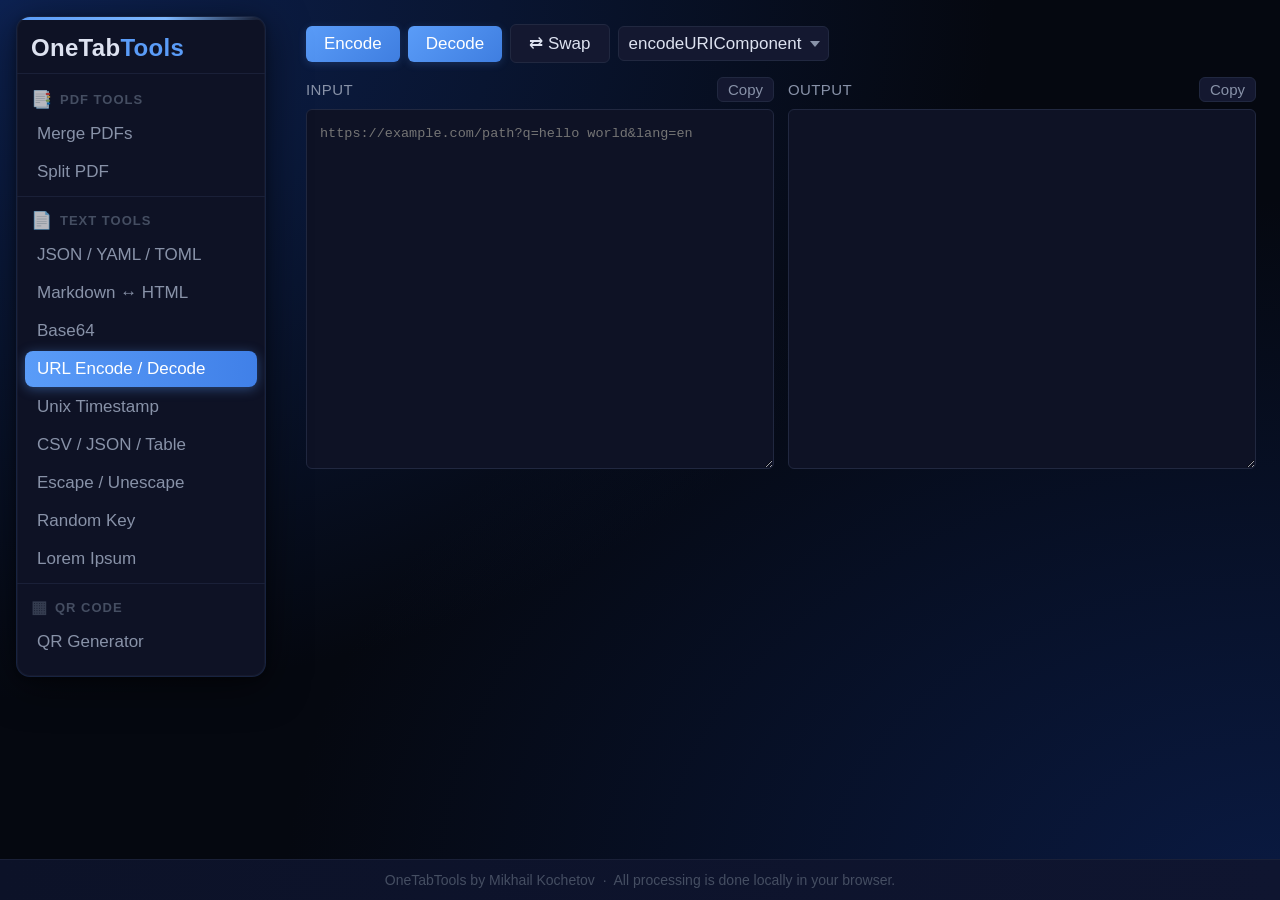
<file: text/url-encode/index.html>
<!DOCTYPE html>
<html lang="en">
<head>
  <meta charset="UTF-8">
  <meta name="viewport" content="width=device-width, initial-scale=1.0">
  <meta name="base-href" content="../../">
  <title>URL Encode / Decode — OneTabTools</title>
  <link rel="icon" type="image/svg+xml" href="../../src/favicon.svg">
  <link rel="stylesheet" href="../../style.css">
</head>
<body data-page="text-url-encode">

<div class="app-shell">
  <aside class="sidebar" id="sidebar"></aside>
  <div class="sidebar-overlay" id="sidebar-overlay"></div>
  <div class="page-wrap">
    <div class="topbar">
      <button class="hamburger" id="hamburger" aria-label="Open navigation">&#9776;</button>
      <span class="topbar-title">URL Encode / Decode</span>
    </div>
    <main>
      <div class="controls">
        <button id="url-enc-btn">Encode</button>
        <button id="url-dec-btn">Decode</button>
        <button class="ghost" id="url-swap-btn">⇄ Swap</button>
        <select class="fmt" id="url-mode">
          <option value="component">encodeURIComponent</option>
          <option value="full">encodeURI (full URL)</option>
        </select>
      </div>
      <div class="panels">
        <div class="panel">
          <div class="panel-head">Input <button class="mini" id="url-in-copy">Copy</button></div>
          <textarea id="url-in" placeholder="https://example.com/path?q=hello world&amp;lang=en"></textarea>
        </div>
        <div class="panel">
          <div class="panel-head">Output <button class="mini" id="url-copy">Copy</button></div>
          <textarea id="url-out" readonly></textarea>
          <div class="err" id="url-err"></div>
        </div>
      </div>
    </main>
    <footer>OneTabTools by Mikhail Kochetov &nbsp;·&nbsp; All processing is done locally in your browser.</footer>
  </div>
</div>

<script src="../../src/nav.js"></script>
<script>
function showErr(id, msg) { const el = document.getElementById(id); el.textContent = msg; el.classList.add('on'); }
function hideErr(id) { const el = document.getElementById(id); el.textContent = ''; el.classList.remove('on'); }
function copyBtn(btnId, taId) {
  document.getElementById(btnId).addEventListener('click', () => {
    const ta = document.getElementById(taId);
    if (!ta || !ta.value) return;
    navigator.clipboard.writeText(ta.value).then(() => {
      const btn = document.getElementById(btnId);
      const orig = btn.textContent; btn.textContent = 'Copied!'; btn.classList.add('ok');
      setTimeout(() => { btn.textContent = orig; btn.classList.remove('ok'); }, 1500);
    });
  });
}

document.getElementById('url-enc-btn').addEventListener('click', () => {
  hideErr('url-err');
  const v    = document.getElementById('url-in').value;
  const mode = document.getElementById('url-mode').value;
  try { document.getElementById('url-out').value = mode === 'full' ? encodeURI(v) : encodeURIComponent(v); }
  catch (e) { showErr('url-err', e.message); }
});
document.getElementById('url-dec-btn').addEventListener('click', () => {
  hideErr('url-err');
  const v    = document.getElementById('url-in').value;
  const mode = document.getElementById('url-mode').value;
  try { document.getElementById('url-out').value = mode === 'full' ? decodeURI(v) : decodeURIComponent(v); }
  catch (e) { showErr('url-err', 'Decode error: ' + e.message); }
});
document.getElementById('url-swap-btn').addEventListener('click', () => {
  const a = document.getElementById('url-in');
  const b = document.getElementById('url-out');
  if (b.value) { a.value = b.value; b.value = ''; }
});
copyBtn('url-copy', 'url-out');
copyBtn('url-in-copy', 'url-in');
</script>

</body>
</html>
</file>
<file: style.css>
:root {
  --bg:         #07091a;
  --surface:    #0e1225;
  --surface2:   #141830;
  --border:     #1a2038;
  --border2:    #212840;
  --text:       #dde2f0;
  --text-dim:   #8892a8;
  --text-muted: #454e62;
  --accent:     #5a9cf8;
  --accent-h:   #3f7ee0;
  --err:        #e05050;
  --ok:         #3dba6d;
  --r:          6px;
}

*, *::before, *::after { box-sizing: border-box; margin: 0; padding: 0; }

body {
  font-family: Arial, sans-serif;
  background:
    radial-gradient(ellipse at top left,    #0d2252 0%, transparent 55%),
    radial-gradient(ellipse at bottom right, #0a1a42 0%, transparent 55%),
    #050810;
  background-attachment: fixed;
  color: var(--text);
  min-height: 100vh;
  font-size: 18px;
  scrollbar-gutter: stable;
}

/* ── App shell ── */
.app-shell {
  min-height: 100vh;
}

/* ── Sidebar — fixed floating card ── */
.sidebar {
  position: fixed;
  top: 16px;
  left: 16px;
  width: 250px;
  background: var(--surface);
  border: 1px solid rgba(90, 156, 248, 0.12);
  border-radius: 14px;
  box-shadow:
    0 0 0 1px rgba(255,255,255,.03) inset,
    0 8px 40px rgba(0,0,0,.55),
    0 2px 8px rgba(0,0,0,.3);
  display: flex;
  flex-direction: column;
  max-height: calc(100vh - 32px);
  overflow-y: auto;
  overflow-x: hidden;
  z-index: 100;
  scrollbar-width: thin;
  scrollbar-color: var(--border2) transparent;
}
.sidebar::-webkit-scrollbar { width: 4px; }
.sidebar::-webkit-scrollbar-track { background: transparent; }
.sidebar::-webkit-scrollbar-thumb { background: var(--border2); border-radius: 2px; }

.sidebar-header {
  display: flex;
  align-items: center;
  justify-content: space-between;
  padding: 16px 14px 13px;
  border-bottom: 1px solid var(--border);
  flex-shrink: 0;
}

.sidebar-close {
  display: none;
  background: none;
  border: none;
  color: var(--text-dim);
  font-size: 17px;
  cursor: pointer;
  padding: 3px 7px;
  box-shadow: none;
  line-height: 1;
  border-radius: var(--r);
}
.sidebar-close:hover { background: var(--border2); color: var(--text); transform: none; box-shadow: none; }

.sidebar-nav {
  padding: 8px 0 14px;
  flex: 1;
}

.nav-group { margin-bottom: 2px; }

.nav-group + .nav-group {
  border-top: 1px solid var(--border);
  margin-top: 6px;
  padding-top: 6px;
}

.nav-group-label {
  display: flex;
  align-items: center;
  gap: 7px;
  padding: 9px 14px 6px;
  font-size: 13px;
  font-weight: 700;
  text-transform: uppercase;
  letter-spacing: 1px;
  color: var(--text-muted);
}

.nav-group-icon { font-size: 17px; line-height: 1; opacity: .7; }

.nav-item {
  display: block;
  padding: 8px 12px;
  margin: 2px 8px;
  font-size: 17px;
  color: var(--text-dim);
  text-decoration: none;
  border-radius: 8px;
  transition: color .18s, background .18s, box-shadow .18s, transform .12s;
}
.nav-item:hover {
  color: var(--text);
  background: rgba(255,255,255,.05);
  transform: translateX(2px);
}
.nav-item.active {
  color: #fff;
  background: linear-gradient(90deg, #5a9cf8 0%, #4080e8 100%);
  box-shadow: 0 2px 12px rgba(90, 156, 248, .4);
  font-weight: 500;
  transform: none;
}

/* ── Logo ── */
.logo {
  font-size: 24px;
  font-weight: bold;
  color: var(--text);
  white-space: nowrap;
  letter-spacing: .3px;
  text-decoration: none;
  line-height: 1;
}
.logo span { color: var(--accent); }

/* Accent stripe at top of the floating sidebar card */
.sidebar::before {
  content: '';
  display: block;
  height: 3px;
  background: linear-gradient(90deg, var(--accent) 0%, #7eb8ff 60%, transparent 100%);
  border-radius: 14px 14px 0 0;
  flex-shrink: 0;
}

/* ── Page wrap (right side) ── */
.page-wrap {
  margin-left: 282px; /* 16px gap + 250px sidebar + 16px right gap */
  min-height: 100vh;
  display: flex;
  flex-direction: column;
}

/* ── Topbar (mobile hamburger bar) ── */
.topbar {
  display: none;
  align-items: center;
  gap: 12px;
  padding: 12px 20px;
  background: linear-gradient(90deg, #0c1228 0%, #0f1530 100%);
  border-bottom: 1px solid rgba(90, 156, 248, 0.14);
  box-shadow: 0 2px 20px rgba(0,0,0,.5);
  position: sticky;
  top: 0;
  z-index: 50;
  flex-shrink: 0;
}

.hamburger {
  background: none;
  border: none;
  color: var(--text);
  font-size: 22px;
  line-height: 1;
  cursor: pointer;
  padding: 2px 6px;
  box-shadow: none;
  border-radius: var(--r);
  flex-shrink: 0;
}
.hamburger:hover { background: var(--surface2); transform: none; box-shadow: none; }

.topbar-title {
  font-size: 17px;
  font-weight: bold;
  color: var(--text);
}

/* ── Sidebar overlay (mobile backdrop) ── */
.sidebar-overlay {
  display: none;
  position: fixed;
  inset: 0;
  background: rgba(0,0,0,.55);
  z-index: 90;
}
.sidebar-overlay.on { display: block; }

/* ── Main ── */
main {
  flex: 1;
  padding: 24px;
  max-width: 1280px;
  width: 100%;
  margin: 0 auto;
  display: flex;
  flex-direction: column;
  gap: 14px;
}

#placeholder {
  text-align: center;
  padding: 100px 20px;
  color: var(--text-muted);
  font-size: 16px;
  line-height: 1.8;
}
#placeholder strong { color: var(--text-dim); display: block; font-size: 18px; margin-bottom: 8px; }

.tool-section { display: none; }
.tool-section.active { display: flex; flex-direction: column; gap: 14px; }

/* ── Controls bar ── */
.controls {
  display: flex;
  align-items: center;
  gap: 8px;
  flex-wrap: wrap;
}

/* ── Buttons ── */
button {
  background: linear-gradient(135deg, #5a9cf8 0%, #3f7ee0 100%);
  color: #fff;
  border: none;
  border-radius: var(--r);
  padding: 8px 18px;
  font-family: Arial, sans-serif;
  font-size: 17px;
  cursor: pointer;
  white-space: nowrap;
  transition: background .15s, box-shadow .15s, transform .1s;
  box-shadow: 0 2px 8px rgba(90, 156, 248, 0.2);
}
button:hover {
  background: linear-gradient(135deg, #6aaafb 0%, #5a9cf8 100%);
  box-shadow: 0 4px 16px rgba(90, 156, 248, 0.3);
  transform: translateY(-1px);
}
button:active { transform: translateY(0); }
button.ghost {
  background: var(--surface2);
  color: var(--text);
  border: 1px solid var(--border2);
  box-shadow: none;
}
button.ghost:hover {
  background: var(--border);
  border-color: rgba(90, 156, 248, 0.3);
  box-shadow: none;
  transform: none;
}
button.mini {
  font-size: 15px;
  padding: 3px 10px;
  background: var(--surface2);
  color: var(--text-dim);
  border: 1px solid var(--border2);
  box-shadow: none;
}
button.mini:hover {
  color: var(--text);
  background: var(--border2);
  box-shadow: none;
  transform: none;
}
button.ok { background: #1a4a28; color: var(--ok); border: 1px solid #2a6a3a; pointer-events: none; box-shadow: none; }

/* ── Format select ── */
select.fmt {
  background: var(--surface2);
  color: var(--text);
  border: 1px solid var(--border2);
  border-radius: var(--r);
  padding: 7px 26px 7px 10px;
  font-family: Arial, sans-serif;
  font-size: 17px;
  cursor: pointer;
  outline: none;
  appearance: none;
  background-image: url("data:image/svg+xml,%3Csvg xmlns='http://www.w3.org/2000/svg' width='10' height='6'%3E%3Cpath d='M0 0l5 6 5-6z' fill='%238892a8'/%3E%3C/svg%3E");
  background-repeat: no-repeat;
  background-position: right 8px center;
  transition: border-color .15s;
}
select.fmt:hover { border-color: rgba(90, 156, 248, 0.3); }
select.fmt option { background: #141830; }

.arrow { color: var(--text-muted); font-size: 19px; }

/* ── Panels ── */
.panels {
  display: grid;
  grid-template-columns: 1fr 1fr;
  gap: 14px;
  align-items: stretch;
}
.panel {
  display: flex;
  flex-direction: column;
  gap: 7px;
}
.panel-head {
  font-size: 15px;
  color: var(--text-dim);
  display: flex;
  align-items: center;
  justify-content: space-between;
  text-transform: uppercase;
  letter-spacing: .4px;
}

/* ── Textarea ── */
textarea {
  background: var(--surface);
  color: var(--text);
  border: 1px solid var(--border2);
  border-radius: var(--r);
  padding: 13px;
  font-family: 'Courier New', monospace;
  font-size: 13.5px;
  resize: vertical;
  flex: 1;
  height: 0;
  min-height: 360px;
  width: 100%;
  outline: none;
  line-height: 1.6;
  tab-size: 2;
  transition: border-color .15s, box-shadow .15s;
}
textarea:focus {
  border-color: rgba(90, 156, 248, 0.4);
  box-shadow: 0 0 0 3px rgba(90, 156, 248, 0.07);
}
textarea[readonly] { color: var(--text-dim); }

/* ── Input fields ── */
input[type="text"],
input[type="number"],
input[type="datetime-local"] {
  background: var(--surface);
  color: var(--text);
  border: 1px solid var(--border2);
  border-radius: var(--r);
  padding: 9px 12px;
  font-family: Arial, sans-serif;
  font-size: 17px;
  width: 100%;
  outline: none;
  transition: border-color .15s, box-shadow .15s;
}
input:focus {
  border-color: rgba(90, 156, 248, 0.4);
  box-shadow: 0 0 0 3px rgba(90, 156, 248, 0.07);
}

/* ── Error / info ── */
.err {
  font-size: 16px;
  color: var(--err);
  padding: 6px 10px;
  background: rgba(224,80,80,.07);
  border: 1px solid rgba(224,80,80,.2);
  border-radius: var(--r);
  display: none;
}
.err.on { display: block; }

/* ── Tabs ── */
.tab-bar {
  display: flex;
  border-bottom: 1px solid var(--border2);
}
.tab-btn {
  background: none;
  color: var(--text-dim);
  border: none;
  border-bottom: 2px solid transparent;
  padding: 8px 16px;
  font-size: 16px;
  cursor: pointer;
  border-radius: 0;
  margin-bottom: -1px;
  box-shadow: none;
  transition: color .15s;
}
.tab-btn:hover { color: var(--text); background: none; box-shadow: none; transform: none; }
.tab-btn.active { color: var(--text); border-bottom-color: var(--accent); }
.tab-pane { display: none; }
.tab-pane.active { display: flex; flex-direction: column; gap: 14px; }

/* ── Markdown preview ── */
.preview-pane {
  background: var(--surface);
  border: 1px solid var(--border2);
  border-radius: var(--r);
  padding: 16px 20px;
  min-height: 360px;
  overflow-y: auto;
  line-height: 1.7;
  font-size: 17.5px;
}
.preview-pane h1,.preview-pane h2,.preview-pane h3,
.preview-pane h4,.preview-pane h5,.preview-pane h6 { margin: 1em 0 .4em; line-height: 1.3; }
.preview-pane p { margin: .5em 0; }
.preview-pane code { background: var(--surface2); padding: 2px 5px; border-radius: 3px; font-size: 15px; }
.preview-pane pre { background: var(--surface2); padding: 12px; border-radius: var(--r); overflow-x: auto; margin: .5em 0; }
.preview-pane pre code { background: none; padding: 0; }
.preview-pane a { color: var(--accent); }
.preview-pane ul,.preview-pane ol { padding-left: 20px; margin: .5em 0; }
.preview-pane blockquote { border-left: 3px solid var(--border2); padding-left: 12px; color: var(--text-dim); margin: .5em 0; }
.preview-pane table { border-collapse: collapse; width: 100%; margin: .5em 0; font-size: 16px; }
.preview-pane th,.preview-pane td { border: 1px solid var(--border2); padding: 6px 10px; text-align: left; }
.preview-pane th { background: var(--surface2); }
.preview-pane hr { border: none; border-top: 1px solid var(--border2); margin: 1em 0; }

/* ── Timestamp tool ── */
.ts-grid {
  display: grid;
  grid-template-columns: 1fr auto 1fr;
  gap: 14px;
  align-items: center;
}
.ts-col { display: flex; flex-direction: column; gap: 8px; }
.ts-mid { color: var(--text-muted); font-size: 25px; text-align: center; }
.ts-label { font-size: 14px; color: var(--text-dim); text-transform: uppercase; letter-spacing: .4px; }
.ts-human-row { display: flex; gap: 6px; align-items: center; }
.ts-human-row input[type="text"] { flex: 1; }
.ts-cal-btn { padding: 8px 10px; font-size: 17px; line-height: 1; }

.ts-result {
  background: var(--surface);
  border: 1px solid var(--border2);
  border-radius: var(--r);
  overflow: hidden;
}
.ts-row {
  display: flex;
  align-items: baseline;
  gap: 12px;
  padding: 9px 16px;
  border-bottom: 1px solid var(--border);
  font-size: 17px;
}
.ts-row:last-child { border-bottom: none; }
.ts-rl { color: var(--text-dim); min-width: 160px; font-size: 16px; flex-shrink: 0; }
.ts-rv { font-family: 'Courier New', monospace; font-size: 16.5px; }

.ts-now {
  display: flex;
  align-items: center;
  gap: 10px;
  font-size: 16px;
  color: var(--text-dim);
  flex-wrap: wrap;
}
#ts-now-val { font-family: 'Courier New', monospace; color: var(--text); }

/* ── Base64 file ── */
.file-card {
  background: var(--surface);
  border: 1px solid var(--border2);
  border-radius: var(--r);
  padding: 16px;
  display: flex;
  flex-direction: column;
  gap: 10px;
}
.file-card-title {
  font-size: 15px;
  color: var(--text-dim);
  text-transform: uppercase;
  letter-spacing: .4px;
}
.drop-zone {
  border: 2px dashed var(--border2);
  border-radius: var(--r);
  padding: 28px;
  text-align: center;
  color: var(--text-dim);
  cursor: pointer;
  font-size: 17px;
  transition: border-color .15s, color .15s, box-shadow .15s;
}
.drop-zone:hover, .drop-zone.over {
  border-color: var(--accent);
  color: var(--text);
  box-shadow: 0 0 0 3px rgba(90, 156, 248, 0.07);
}
.drop-zone input[type="file"] { display: none; }
.drop-zone .dz-hint { font-size: 14px; margin-top: 4px; color: var(--text-muted); }

/* ── Key generator ── */
.kg-cb {
  display: flex;
  align-items: center;
  gap: 6px;
  font-size: 16px;
  color: var(--text-dim);
  cursor: pointer;
  user-select: none;
}
.kg-cb input[type="checkbox"] { accent-color: var(--accent); width: 15px; height: 15px; cursor: pointer; }

/* ── Escape tool ── */
.escape-types { display: flex; gap: 6px; flex-wrap: wrap; }
.esc-type-btn {
  background: var(--surface2);
  color: var(--text-dim);
  border: 1px solid var(--border2);
  border-radius: 20px;
  padding: 5px 14px;
  font-size: 16px;
  cursor: pointer;
  box-shadow: none;
  transition: color .15s, background .15s, border-color .15s;
}
.esc-type-btn:hover { color: var(--text); background: var(--border2); transform: none; box-shadow: none; }
.esc-type-btn.active { background: var(--accent); color: #fff; border-color: var(--accent); box-shadow: 0 2px 8px rgba(90,156,248,.25); }

/* ── Footer ── */
footer {
  margin-top: auto;
  margin-left: -282px;
  width: calc(100% + 282px);
  border-top: 1px solid var(--border);
  padding: 12px 24px;
  text-align: center;
  font-size: 14px;
  color: var(--text-muted);
  background: linear-gradient(90deg, #0c1228 0%, #0f1530 100%);
}

/* ── Responsive ── */
@media (max-width: 720px) {
  .panels { grid-template-columns: 1fr; }
  .ts-grid { grid-template-columns: 1fr; }
  .ts-mid { display: none; }

  /* Sidebar slides off-screen on mobile */
  .sidebar {
    top: 0;
    left: 0;
    max-height: 100vh;
    border-radius: 0 14px 14px 0;
    transform: translateX(-100%);
    transition: transform .28s cubic-bezier(.4,0,.2,1);
    box-shadow: 6px 0 32px rgba(0,0,0,.6);
  }
  .sidebar.open { transform: translateX(0); }
  .sidebar-close { display: block; }
  .topbar { display: flex; }
  .page-wrap { margin-left: 0; }
  footer { margin-left: 0; width: auto; }
}
</file>
